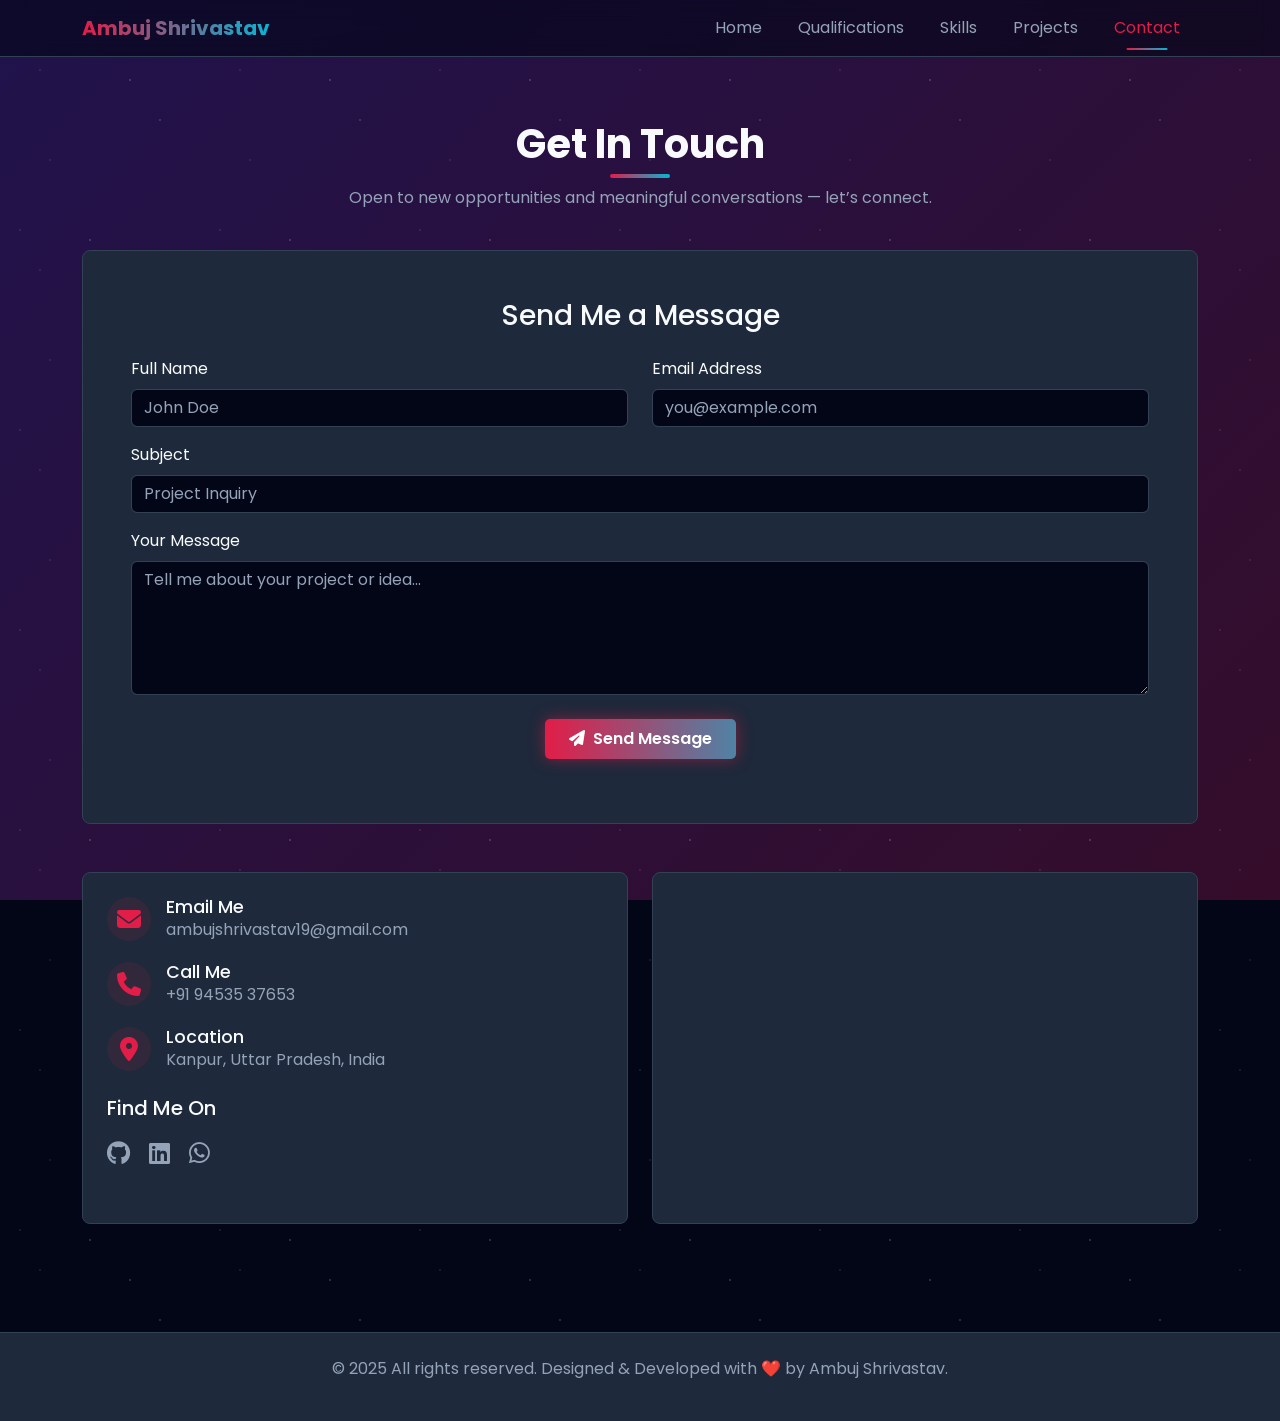
<file: contact.html>
<!DOCTYPE html>
<html lang="en">
<head>

    <meta charset="UTF-8">
    <meta name="viewport" content="width=device-width, initial-scale=1.0">

    <link rel="icon" type="image/png" href="assets/favicon.png">
    <link rel="icon" href="assets/favicon.png" sizes="32x32">
    <link rel="apple-touch-icon" href="assets/favicon.png">
    <meta name="theme-color" content="#0d6efd">
    <title>Ambuj Shrivastav | Contact</title>
    <!-- Primary SEO -->
    <meta name="description" content="Ambuj Shrivastav - Software Engineer, AI ML Developer, Fresher from ISB&M Pune. Skilled in Full Stack, Machine Learning, and scalable systems.">
    
    <meta name="keywords" content="ambuj, ambuj shrivastav, ambuj developer, ambuj engineer, ambuj tech, ambuj portfolio, ambuj github, ambuj ai, ambuj ml, ambuj fresher, ambuj pune, ambuj kanpur, ambuj software engineer, ambuj full stack, ambuj ai ml developer, ambuj projects, ambuj coding, ambuj tech portfolio, ambuj shrivastav developer, ambuj shrivastav engineer, ambuj shrivastav ai ml, ambuj shrivastav fresher, ambuj shrivastav pune, ambuj shrivastav kanpur, ambuj shrivastav github, ambuj shrivastav portfolio, ambuj shrivastav tech, ambuj shrivastav coder, ambuj shrivastav programmer, ambuj shrivastav software engineer, ambuj shrivastav full stack developer, ambuj shrivastav machine learning, ambuj shrivastav ai engineer, ambuj shrivastav data science, ambuj shrivastav projects, ambuj shrivastav resume, ambuj shrivastav website, tech ambuj, engineer ambuj, fresher ambuj, ai ml ambuj, ai developer ambuj, ml engineer ambuj, full stack ambuj, python ambuj, java ambuj, react ambuj, node ambuj, kanpur developer, pune developer, india developer, isbm ambuj, isb&m ambuj, isb&m coe ambuj, isb&m pune ambuj, isb&m nande ambuj, isb&m coe nande ambuj, isbm pune ambuj, isbm college ambuj, isbm engineer ambuj, isbm fresher ambuj, ai ml fresher india, software engineer fresher india, tech fresher india, ai ml engineer fresher, machine learning fresher india, full stack fresher india, ambuj portfolio website, ambuj personal website, ambuj online portfolio, ambuj developer india, ambuj coder india, ambuj engineer india, ambuj ai ml engineer india, ambuj fresher engineer india">
    
    <meta name="author" content="Ambuj Shrivastav">
    
    <!-- Open Graph -->
    <meta property="og:title" content="Ambuj Shrivastav | Software Engineer">
    <meta property="og:description" content="AI ML Developer | Full Stack Engineer | ISB&M Pune Fresher Portfolio">
    <meta property="og:image" content="https://amsh4.github.io/Portfolio/assets/profile-pic.jpg">
    <meta property="og:type" content="website">
    <meta property="og:url" content="https://amsh4.github.io/Portfolio/contact.html">
    
    
    <!-- Twitter -->
    <meta name="twitter:card" content="summary_large_image">
    
    <!-- Canonical -->
    <link rel="canonical" href="https://amsh4.github.io/Portfolio/contact.html">
   
    <!-- Robots -->
    <meta name="robots" content="index, follow">
    
    <link href="https://cdn.jsdelivr.net/npm/bootstrap@5.3.3/dist/css/bootstrap.min.css" rel="stylesheet">
    <link href="https://fonts.googleapis.com/css2?family=Poppins:wght@300;400;600;700&display=swap" rel="stylesheet">
    <link rel="stylesheet" href="https://cdnjs.cloudflare.com/ajax/libs/font-awesome/6.5.1/css/all.min.css">
    <link rel="stylesheet" href="assets/css/style.css">

     <script type="application/ld+json">
    {
      "@context": "https://schema.org",
      "@type": "Person",
      "name": "Ambuj Shrivastav",
      "url": "https://amsh4.github.io/Portfolio/",
      "image": "https://amsh4.github.io/Portfolio/assets/profile-pic.jpg",
      "sameAs": [
        "https://github.com/AmSh4",
        "https://www.linkedin.com/in/ambujshrivastav19"
      ],
      "jobTitle": "Software Engineer",
      "description": "Ambuj Shrivastav is a Software Engineer and AI ML Developer from ISB&M Pune specializing in Full Stack Development, Machine Learning, and scalable systems.",
      "address": {
        "@type": "PostalAddress",
        "addressLocality": "Kanpur",
        "addressRegion": "Uttar Pradesh",
        "addressCountry": "India"
      }
    }
    </script>
</head>
<body>
    <div id="preloader"><div class="loader"></div></div>
    <nav class="navbar navbar-expand-lg navbar-dark fixed-top">
        <div class="container">
            <a class="navbar-brand" href="index.html">Ambuj Shrivastav</a>
            <button class="navbar-toggler" type="button" data-bs-toggle="collapse" data-bs-target="#navbarNav">
                <span class="navbar-toggler-icon"></span>
            </button>
            <div class="collapse navbar-collapse" id="navbarNav">
                <ul class="navbar-nav ms-auto">
                    <li class="nav-item"><a class="nav-link" href="index.html">Home</a></li>
                    <li class="nav-item"><a class="nav-link" href="qualification.html">Qualifications</a></li>
                    <li class="nav-item"><a class="nav-link" href="skills.html">Skills</a></li>
                    <li class="nav-item"><a class="nav-link" href="projects.html">Projects</a></li>
                    <li class="nav-item"><a class="nav-link active" href="contact.html">Contact</a></li>
                </ul>
            </div>
        </div>
    </nav>

    <main class="container page-content">
    <div class="section-title">
        <h2>Get In Touch</h2>
        <p>Open to new opportunities and meaningful conversations — let’s connect.</p>
    </div>

    <!-- Send Message Form First -->
    <div class="row mb-5">
        <div class="col-12">
            <div class="card-glow p-4 p-md-5">
                <h3 class="text-center mb-4">Send Me a Message</h3>
                <form action="https://api.web3forms.com/submit" method="POST" id="contact-form">
                    <input type="hidden" name="access_key" value="13c692b9-0168-4570-b3a0-f3d67999f416">
                    <input type="checkbox" name="botcheck" class="d-none" style="display: none;">

                    <div class="row">
                        <div class="col-md-6 form-group mb-3">
                            <label for="name" class="form-label">Full Name</label>
                            <input type="text" name="name" id="name" class="form-control" placeholder="John Doe" required>
                        </div>
                        <div class="col-md-6 form-group mb-3">
                            <label for="email" class="form-label">Email Address</label>
                            <input type="email" class="form-control" id="email" name="email" placeholder="you@example.com" required>
                        </div>
                    </div>
                    <div class="form-group mb-3">
                        <label for="subject" class="form-label">Subject</label>
                        <input type="text" class="form-control" id="subject" name="subject" placeholder="Project Inquiry" required>
                    </div>
                    <div class="form-group mb-4">
                        <label for="message" class="form-label">Your Message</label>
                        <textarea class="form-control" id="message" name="message" rows="5" placeholder="Tell me about your project or idea..." required></textarea>
                    </div>
                    <div class="text-center">
                        <button type="submit" class="btn btn-primary-glow px-4 py-2">
                            <i class="fas fa-paper-plane me-2"></i>Send Message
                        </button>
                    </div>
                    <div id="form-result" class="mt-3 text-center"></div>
                </form>
            </div>
        </div>
    </div>

    <!-- Contact Info Left + Map Right -->
    <div class="row">
        <!-- Contact Info Left -->
        <div class="col-lg-6 mb-4 mb-lg-0">
            <div class="contact-info card-glow p-4 h-100">
                <div class="info-item">
                    <i class="fas fa-envelope"></i>
                    <div>
                        <h4>Email Me</h4>
                        <p><a href="mailto:ambujshrivastav19@gmail.com">ambujshrivastav19@gmail.com</a></p>
                    </div>
                </div>
                <div class="info-item">
                    <i class="fas fa-phone"></i>
                    <div>
                        <h4>Call Me</h4>
                        <p><a href="tel:+919453537653">+91 94535 37653</a></p>
                    </div>
                </div>
                <div class="info-item">
                    <i class="fas fa-map-marker-alt"></i>
                    <div>
                        <h4>Location</h4>
                        <p>Kanpur, Uttar Pradesh, India</p>
                    </div>
                </div>
                
                <h5 class="mt-4 mb-3">Find Me On</h5>

                <div class="social-links">
                    <a href="https://github.com/AmSh4" 
                        target="_blank" 
                        rel="noopener noreferrer" 
                        class="social-icon" 
                        aria-label="GitHub Profile"
                        title="GitHub">
                        <i class="fab fa-github"></i>
                   </a>

                   <a href="https://www.linkedin.com/in/ambujshrivastav19" 
                        target="_blank" 
                        rel="noopener noreferrer" 
                        class="social-icon" 
                        aria-label="LinkedIn Profile"
                        title="LinkedIn">
                        <i class="fab fa-linkedin"></i>
                   </a>

                   <a href="https://wa.me/919453537653?text=Hello%20Ambuj%2C%20I%20found%20your%20portfolio%20and%20would%20like%20to%20connect." 
                        target="_blank" 
                        rel="noopener noreferrer" 
                        class="social-icon" 
                        aria-label="WhatsApp Contact"
                        title="WhatsApp">
                       <i class="fab fa-whatsapp"></i>
                   </a>
               </div>

            </div>
        </div>

        <!-- Map Right (Smaller & Aligned) -->
        <div class="col-lg-6">
            <div class="card-glow h-100 d-flex align-items-center justify-content-center">
                <iframe 
                    src="https://www.google.com/maps/embed?pb=!1m18!1m12!1m3!1d228613.4352538183!2d80.1983355598686!3d26.448552192131257!2m3!1f0!2f0!3f0!3m2!1i1024!2i768!4f13.1!3m3!1m2!1s0x399c4770b127c455%3A0x51897d623be87c34!2sKanpur%2C%20Uttar%20Pradesh!5e0!3m2!1sen!2sin!4v1725374693755!5m2!1sen!2sin" 
                    width="100%" 
                    height="300" 
                    style="border:0; border-radius: 8px;" 
                    allowfullscreen="" 
                    loading="lazy" 
                    referrerpolicy="no-referrer-when-downgrade">
                </iframe>
            </div>
        </div>
    </div>
</main>

            
        </div>

    </main>

    <footer class="text-center py-4 mt-5">
        <p>© 2025 All rights reserved. Designed & Developed with ❤️ by Ambuj Shrivastav.</p>
    </footer>

    <script src="https://cdn.jsdelivr.net/npm/bootstrap@5.3.3/dist/js/bootstrap.bundle.min.js"></script>
    <script src="assets/js/script.js"></script>
</body>
</html>
</file>
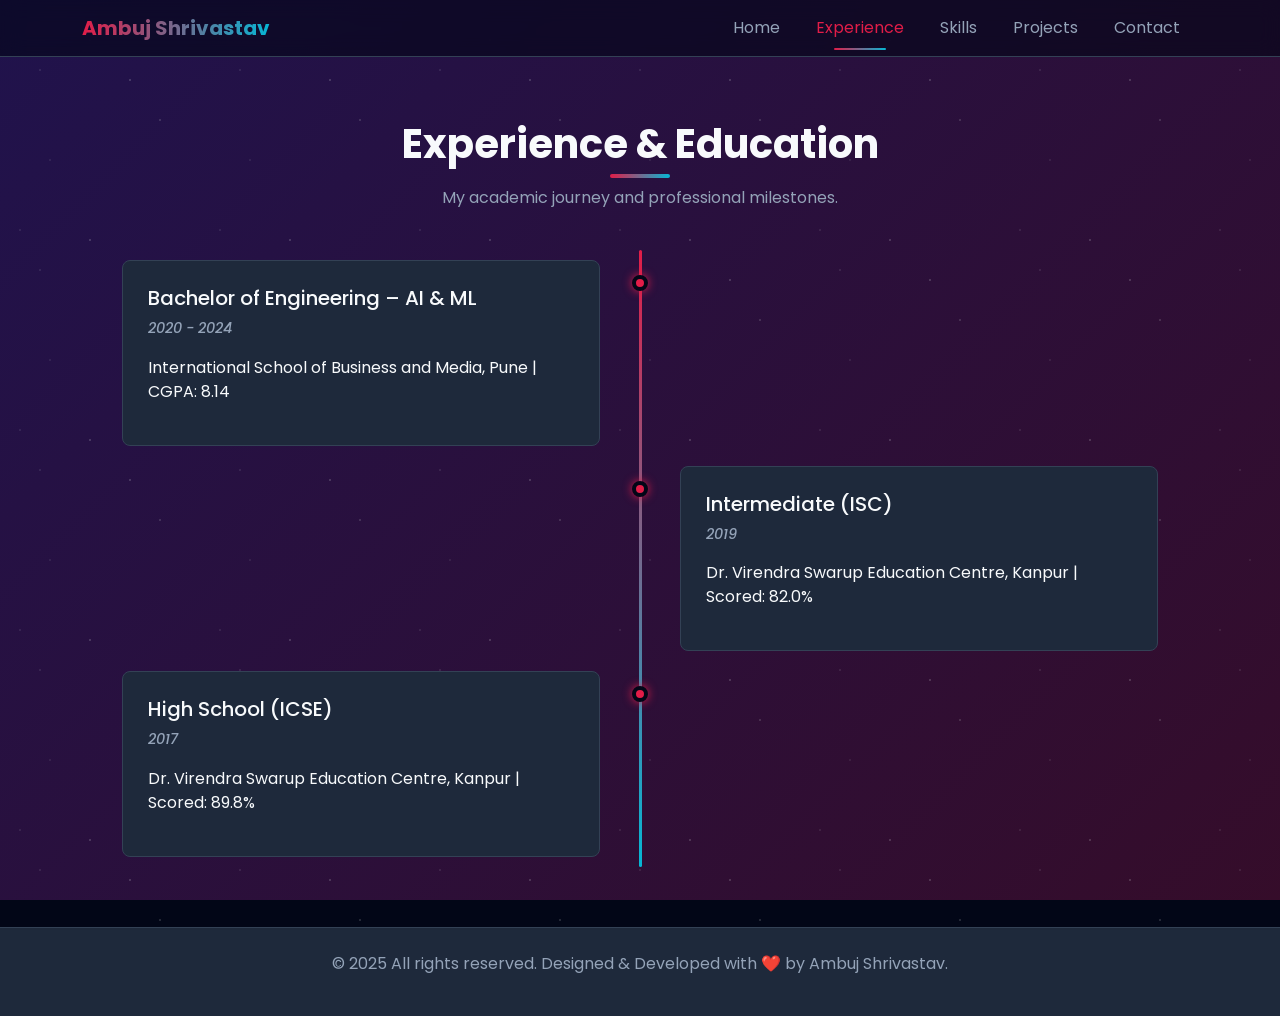
<file: experience.html>
<!DOCTYPE html>
<html lang="en">
<head>
    <meta charset="UTF-8">
    <meta name="viewport" content="width=device-width, initial-scale=1.0">
    <title>Ambuj Shrivastav | Experience</title>
    <link href="https://cdn.jsdelivr.net/npm/bootstrap@5.3.3/dist/css/bootstrap.min.css" rel="stylesheet">
    <link href="https://fonts.googleapis.com/css2?family=Poppins:wght@300;400;600;700&display=swap" rel="stylesheet">
    <link rel="stylesheet" href="assets/css/style.css">
</head>
<body>
    <div id="preloader"><div class="loader"></div></div>
    <nav class="navbar navbar-expand-lg navbar-dark fixed-top">
        <div class="container">
            <a class="navbar-brand" href="index.html">Ambuj Shrivastav</a>
            <button class="navbar-toggler" type="button" data-bs-toggle="collapse" data-bs-target="#navbarNav">
                <span class="navbar-toggler-icon"></span>
            </button>
            <div class="collapse navbar-collapse" id="navbarNav">
                <ul class="navbar-nav ms-auto">
                    <li class="nav-item"><a class="nav-link" href="index.html">Home</a></li>
                    <li class="nav-item"><a class="nav-link active" href="experience.html">Experience</a></li>
                    <li class="nav-item"><a class="nav-link" href="skills.html">Skills</a></li>
                    <li class="nav-item"><a class="nav-link" href="projects.html">Projects</a></li>
                    <li class="nav-item"><a class="nav-link" href="contact.html">Contact</a></li>
                </ul>
            </div>
        </div>
    </nav>

    <main class="container page-content">
        <div class="section-title">
            <h2>Experience & Education</h2>
            <p>My academic journey and professional milestones.</p>
        </div>

        <div class="timeline">
            <div class="timeline-item">
                <div class="timeline-dot"></div>
                <div class="timeline-content card-glow">
                    <h5>Bachelor of Engineering – AI & ML</h5>
                    <p class="timeline-date">2020 - 2024</p>
                    <p>International School of Business and Media, Pune | CGPA: 8.14</p>
                </div>
            </div>
             <div class="timeline-item">
                <div class="timeline-dot"></div>
                <div class="timeline-content card-glow">
                    <h5>Intermediate (ISC)</h5>
                     <p class="timeline-date">2019</p>
                    <p>Dr. Virendra Swarup Education Centre, Kanpur | Scored: 82.0%</p>
                </div>
            </div>
            <div class="timeline-item">
                <div class="timeline-dot"></div>
                <div class="timeline-content card-glow">
                    <h5>High School (ICSE)</h5>
                     <p class="timeline-date">2017</p>
                    <p>Dr. Virendra Swarup Education Centre, Kanpur | Scored: 89.8%</p>
                </div>
            </div>
            </div>
    </main>

    <footer class="text-center py-4">
        <p>© 2025 All rights reserved. Designed & Developed with ❤️ by Ambuj Shrivastav.</p>
    </footer>

    <script src="https://cdn.jsdelivr.net/npm/bootstrap@5.3.3/dist/js/bootstrap.bundle.min.js"></script>
    <script src="assets/js/script.js"></script>
</body>
</html>
</file>
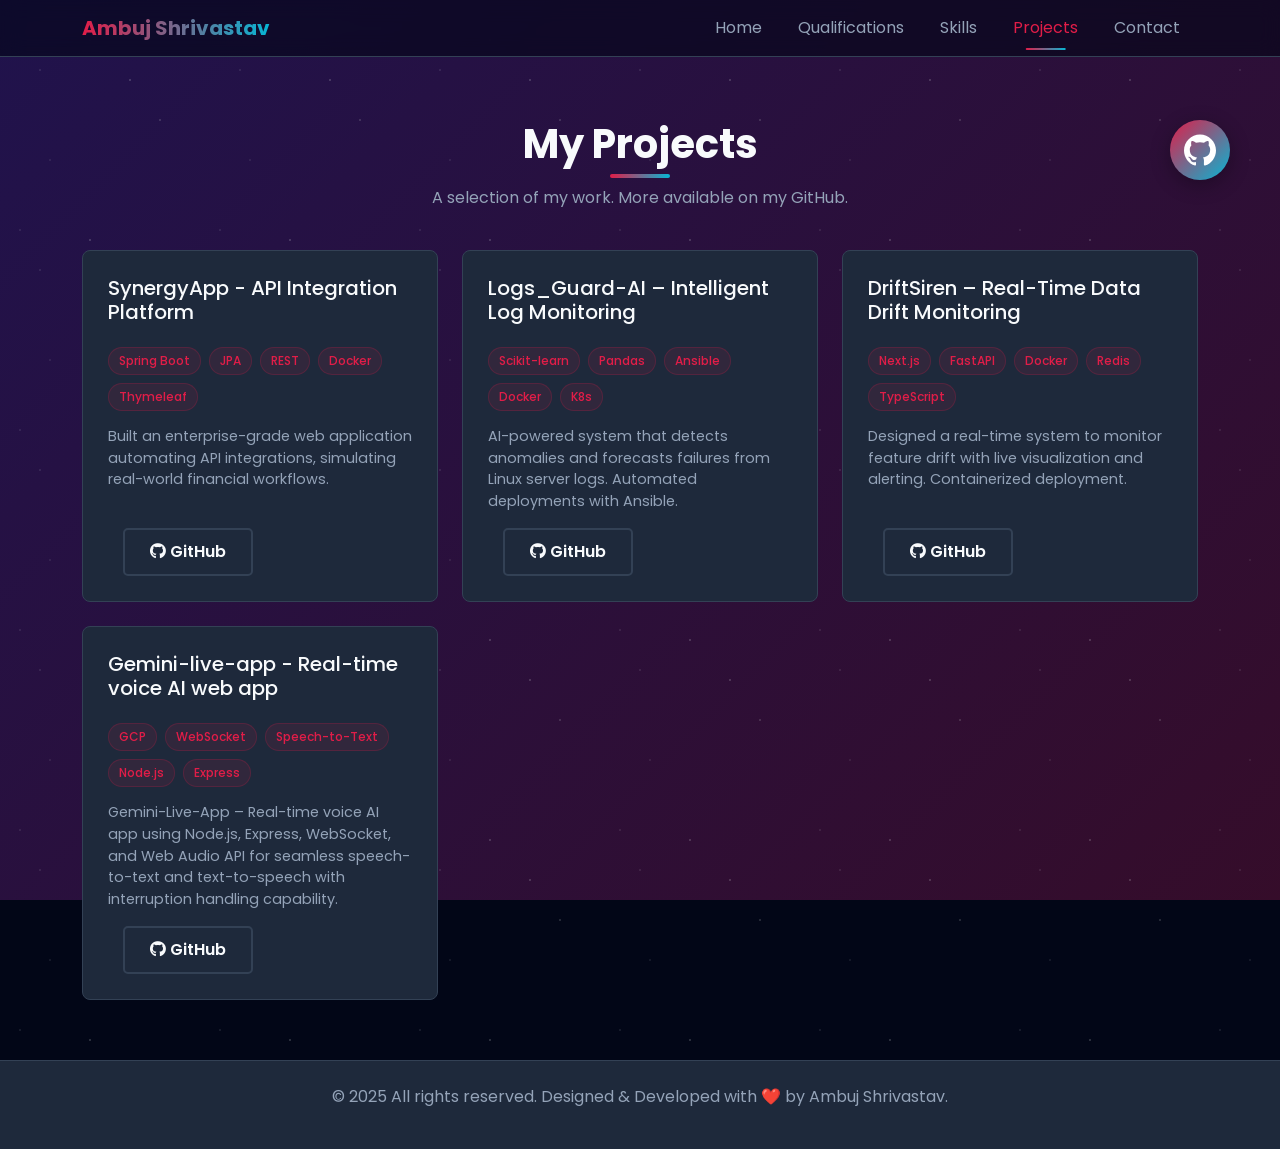
<file: projects.html>
<!DOCTYPE html>
<html lang="en">
<head>
    
    <meta charset="UTF-8">
    <meta name="viewport" content="width=device-width, initial-scale=1.0">
    <link rel="icon" type="image/png" href="assets/favicon.png">
    <link rel="icon" href="assets/favicon.png" sizes="32x32">
    <link rel="apple-touch-icon" href="assets/favicon.png">
    <meta name="theme-color" content="#0d6efd">
    <title>Ambuj Shrivastav Projects | Projects by Ambuj Shrivastav | AI ML Portfolio</title>
    <!-- Primary SEO -->
    <meta name="description" content="Ambuj Shrivastav - Explore projects by Ambuj Shrivastav including AI ML systems, full stack applications, and real-world scalable solutions built with modern technologies, Software Engineer, AI ML Developer, Fresher from ISB&M Pune. Skilled in Full Stack, Machine Learning, and scalable systems.">
    
    <meta name="keywords" content="ambuj, ambuj shrivastav, ambuj developer, ambuj engineer, ambuj tech, ambuj portfolio, ambuj github, ambuj ai, ambuj ml, ambuj fresher, ambuj pune, ambuj kanpur, ambuj software engineer, ambuj full stack, ambuj ai ml developer, ambuj projects, ambuj coding, ambuj tech portfolio, ambuj shrivastav developer, ambuj shrivastav engineer, ambuj shrivastav ai ml, ambuj shrivastav fresher, ambuj shrivastav pune, ambuj shrivastav kanpur, ambuj shrivastav github, ambuj shrivastav portfolio, ambuj shrivastav tech, ambuj shrivastav coder, ambuj shrivastav programmer, ambuj shrivastav software engineer, ambuj shrivastav full stack developer, ambuj shrivastav machine learning, ambuj shrivastav ai engineer, ambuj shrivastav data science, ambuj shrivastav projects, ambuj shrivastav resume, ambuj shrivastav website, tech ambuj, engineer ambuj, fresher ambuj, ai ml ambuj, ai developer ambuj, ml engineer ambuj, full stack ambuj, python ambuj, java ambuj, react ambuj, node ambuj, kanpur developer, pune developer, india developer, isbm ambuj, isb&m ambuj, isb&m coe ambuj, isb&m pune ambuj, isb&m nande ambuj, isb&m coe nande ambuj, isbm pune ambuj, isbm college ambuj, isbm engineer ambuj, isbm fresher ambuj, ai ml fresher india, software engineer fresher india, tech fresher india, ai ml engineer fresher, machine learning fresher india, full stack fresher india, ambuj portfolio website, ambuj personal website, ambuj online portfolio, ambuj developer india, ambuj coder india, ambuj engineer india, ambuj ai ml engineer india, ambuj fresher engineer india">
    
    <meta name="author" content="Ambuj Shrivastav">
    
    <!-- Open Graph -->
    <meta property="og:title" content="Ambuj Shrivastav | Software Engineer">
    <meta property="og:description" content="AI ML Developer | Full Stack Engineer | ISB&M Pune Fresher Portfolio">
    <meta property="og:image" content="https://amsh4.github.io/Portfolio/assets/profile-pic.jpg">
    <meta property="og:type" content="website">
    <meta property="og:url" content="https://amsh4.github.io/Portfolio/projects.html">
    
    
    <!-- Twitter -->
    <meta name="twitter:card" content="summary_large_image">
    
    <!-- Canonical -->
    <link rel="canonical" href="https://amsh4.github.io/Portfolio/projects.html">
   
    <!-- Robots -->
    <meta name="robots" content="index, follow">
    

    <link href="https://cdn.jsdelivr.net/npm/bootstrap@5.3.3/dist/css/bootstrap.min.css" rel="stylesheet">
    <link href="https://fonts.googleapis.com/css2?family=Poppins:wght@300;400;600;700&display=swap" rel="stylesheet">
    <link rel="stylesheet" href="https://cdnjs.cloudflare.com/ajax/libs/font-awesome/6.5.1/css/all.min.css">
    <link rel="stylesheet" href="assets/css/style.css">



    <script type="application/ld+json">
    {
      "@context": "https://schema.org",
      "@type": "Person",
      "name": "Ambuj Shrivastav",
      "url": "https://amsh4.github.io/Portfolio/",
      "image": "https://amsh4.github.io/Portfolio/assets/profile-pic.jpg",
      "sameAs": [
        "https://github.com/AmSh4",
        "https://www.linkedin.com/in/ambuj-shrivastav-1969b020a"
      ],
      "jobTitle": "Software Engineer",
      "description": "Ambuj Shrivastav is a Software Engineer and AI ML Developer from ISB&M Pune specializing in Full Stack Development, Machine Learning, and scalable systems.",
      "address": {
        "@type": "PostalAddress",
        "addressLocality": "Kanpur",
        "addressRegion": "Uttar Pradesh",
        "addressCountry": "India"
      }
    }
    </script>
</head>
<body>
    <div id="preloader"><div class="loader"></div></div>
    <nav class="navbar navbar-expand-lg navbar-dark fixed-top">
        <div class="container">
            <a class="navbar-brand" href="index.html">Ambuj Shrivastav</a>
            <button class="navbar-toggler" type="button" data-bs-toggle="collapse" data-bs-target="#navbarNav">
                <span class="navbar-toggler-icon"></span>
            </button>
            <div class="collapse navbar-collapse" id="navbarNav">
                <ul class="navbar-nav ms-auto">
                    <li class="nav-item"><a class="nav-link" href="index.html">Home</a></li>
                    <li class="nav-item"><a class="nav-link" href="qualification.html">Qualifications</a></li>
                    <li class="nav-item"><a class="nav-link" href="skills.html">Skills</a></li>
                    <li class="nav-item"><a class="nav-link active" href="projects.html">Projects</a></li>
                    <li class="nav-item"><a class="nav-link" href="contact.html">Contact</a></li>
                </ul>
            </div>
        </div>
    </nav>

    <main class="container page-content">
        <div class="section-title">
            <h2>My Projects</h2>
            <p>A selection of my work. More available on my GitHub.</p>
        </div>
        
        <div class="row g-4">
            <div class="col-lg-4 col-md-6 d-flex align-items-stretch">
                <div class="project-card card-glow">
                    <h5>SynergyApp - API Integration Platform</h5>
                    <div class="project-tech-tags">
                        <span>Spring Boot</span>
                        <span>JPA</span>
                        <span>REST</span>
                        <span>Docker</span>
                        <span>Thymeleaf</span>
                    </div>
                    <p>Built an enterprise-grade web application automating API integrations, simulating real-world financial workflows.</p>
                    <div class="project-links">
                        <a href="https://github.com/AmSh4/SynergyApp" target="_blank" class="btn btn-secondary-outline"><i class="fab fa-github"></i> GitHub</a>
                    </div>
                </div>
            </div>
            
            <div class="col-lg-4 col-md-6 d-flex align-items-stretch">
                <div class="project-card card-glow">
                    <h5>Logs_Guard-AI – Intelligent Log Monitoring</h5>
                    <div class="project-tech-tags">
                        <span>Scikit-learn</span>
                        <span>Pandas</span>
                        <span>Ansible</span>
                        <span>Docker</span>
                        <span>K8s</span>
                    </div>
                    <p>AI-powered system that detects anomalies and forecasts failures from Linux server logs. Automated deployments with Ansible.</p>
                    <div class="project-links">
                        <a href="https://github.com/AmSh4/Logs_Guard-AI" target="_blank" class="btn btn-secondary-outline"><i class="fab fa-github"></i> GitHub</a>
                    </div>
                </div>
            </div>
            
            <div class="col-lg-4 col-md-6 d-flex align-items-stretch">
                <div class="project-card card-glow">
                    <h5>DriftSiren – Real-Time Data Drift Monitoring</h5>
                    <div class="project-tech-tags">
                        <span>Next.js</span>
                        <span>FastAPI</span>
                        <span>Docker</span>
                        <span>Redis</span>
                        <span>TypeScript</span>
                    </div>
                    <p>Designed a real-time system to monitor feature drift with live visualization and alerting. Containerized deployment.</p>
                    <div class="project-links">
                        <a href="https://github.com/AmSh4/DriftSiren" target="_blank" class="btn btn-secondary-outline"><i class="fab fa-github"></i> GitHub</a>
                    </div>
                </div>
            </div>

            <div class="col-lg-4 col-md-6 d-flex align-items-stretch">
                <div class="project-card card-glow">
                    <h5>Gemini-live-app - Real-time voice AI web app</h5>
                    <div class="project-tech-tags">
                        <span>GCP</span>
                        <span>WebSocket</span>
                        <span>Speech-to-Text</span>
                        <span>Node.js</span>
                        <span>Express</span>
                    </div>
                    <p>Gemini-Live-App – Real-time voice AI app using Node.js, Express, WebSocket, and Web Audio API for seamless speech-to-text and text-to-speech with interruption handling capability.</p>
                    <div class="project-links">
                        <a href="https://github.com/AmSh4/gemini-live-app" target="_blank" class="btn btn-secondary-outline"><i class="fab fa-github"></i> GitHub</a>
                    </div>
                </div>
            </div>

            
    </main>
    <!-- Floating GitHub Button -->
    <a href="https://github.com/AmSh4" target="_blank" id="floating-github-btn" aria-label="View my GitHub profile">
        <svg role="img" viewBox="0 0 24 24" xmlns="http://www.w3.org/2000/svg"><title>GitHub</title><path d="M12 .297c-6.63 0-12 5.373-12 12 0 5.303 3.438 9.8 8.205 11.385.6.113.82-.258.82-.577 0-.285-.01-1.04-.015-2.04-3.338.724-4.042-1.61-4.042-1.61C4.422 18.07 3.633 17.7 3.633 17.7c-1.087-.744.084-.729.084-.729 1.205.084 1.838 1.236 1.838 1.236 1.07 1.835 2.809 1.305 3.495.998.108-.776.417-1.305.76-1.605-2.665-.3-5.466-1.332-5.466-5.93 0-1.31.465-2.38 1.235-3.22-.135-.303-.54-1.523.105-3.176 0 0 1.005-.322 3.3 1.23.96-.267 1.98-.399 3-.405 1.02.006 2.04.138 3 .405 2.28-1.552 3.285-1.23 3.285-1.23.645 1.653.24 2.873.12 3.176.765.84 1.23 1.91 1.23 3.22 0 4.61-2.805 5.625-5.475 5.92.42.36.81 1.096.81 2.22 0 1.606-.015 2.896-.015 3.286 0 .315.21.69.825.57C20.565 22.092 24 17.592 24 12.297c0-6.627-5.373-12-12-12"/></svg>
        <span class="tooltip-text">Click me! <span class="waving-hand">👋</span></span>
    </a>
    <footer class="text-center py-4">
        <p>© 2025 All rights reserved. Designed & Developed with ❤️ by Ambuj Shrivastav.</p>
    </footer>

    <script src="https://cdn.jsdelivr.net/npm/bootstrap@5.3.3/dist/js/bootstrap.bundle.min.js"></script>
    <script src="assets/js/script.js"></script>
</body>
</html>
</file>
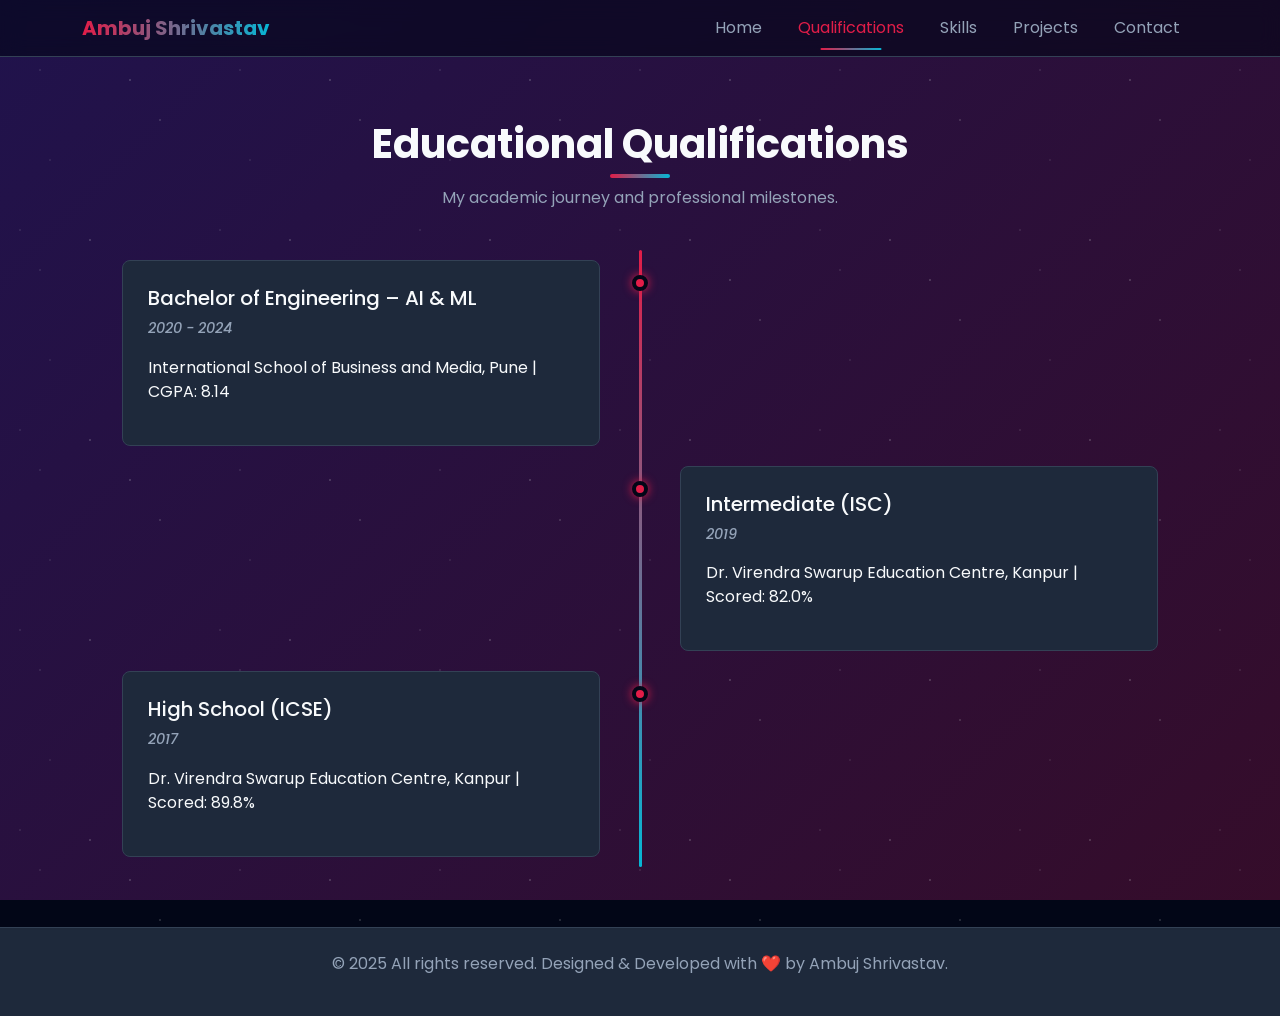
<file: qualification.html>
<!DOCTYPE html>
<html lang="en">
<head>
    <meta charset="UTF-8">
    <meta name="viewport" content="width=device-width, initial-scale=1.0">
    <link rel="icon" type="image/png" href="assets/favicon.png">
    <link rel="icon" href="assets/favicon.png" sizes="32x32">
    <link rel="apple-touch-icon" href="assets/favicon.png">
    <meta name="theme-color" content="#0d6efd">
    <title>Ambuj Shrivastav Qualifications | Education ISB&M Pune AI ML Engineer</title>

    <!-- Primary SEO -->
    <meta name="description" content="Educational qualifications of Ambuj Shrivastav, AI ML Engineer from ISB&M Pune including academic achievements and background.">
    <meta name="keywords" content="ambuj, ambuj shrivastav, ambuj developer, ambuj engineer, ambuj tech, ambuj portfolio, ambuj github, ambuj ai, ambuj ml, ambuj fresher, ambuj pune, ambuj kanpur, ambuj software engineer, ambuj full stack, ambuj ai ml developer, ambuj projects, ambuj coding, ambuj tech portfolio, ambuj shrivastav developer, ambuj shrivastav engineer, ambuj shrivastav ai ml, ambuj shrivastav fresher, ambuj shrivastav pune, ambuj shrivastav kanpur, ambuj shrivastav github, ambuj shrivastav portfolio, ambuj shrivastav tech, ambuj shrivastav coder, ambuj shrivastav programmer, ambuj shrivastav software engineer, ambuj shrivastav full stack developer, ambuj shrivastav machine learning, ambuj shrivastav ai engineer, ambuj shrivastav data science, ambuj shrivastav projects, ambuj shrivastav resume, ambuj shrivastav website, tech ambuj, engineer ambuj, fresher ambuj, ai ml ambuj, ai developer ambuj, ml engineer ambuj, full stack ambuj, python ambuj, java ambuj, react ambuj, node ambuj, kanpur developer, pune developer, india developer, isbm ambuj, isb&m ambuj, isb&m coe ambuj, isb&m pune ambuj, isb&m nande ambuj, isb&m coe nande ambuj, isbm pune ambuj, isbm college ambuj, isbm engineer ambuj, isbm fresher ambuj, ai ml fresher india, software engineer fresher india, tech fresher india, ai ml engineer fresher, machine learning fresher india, full stack fresher india, ambuj portfolio website, ambuj personal website, ambuj online portfolio, ambuj developer india, ambuj coder india, ambuj engineer india, ambuj ai ml engineer india, ambuj fresher engineer india">
    
    <meta name="author" content="Ambuj Shrivastav">
    
    <!-- Open Graph -->
    <meta property="og:title" content="Ambuj Shrivastav | Software Engineer">
    <meta property="og:description" content="AI ML Developer | Full Stack Engineer | ISB&M Pune Fresher Portfolio">
    <meta property="og:image" content="https://amsh4.github.io/Portfolio/assets/profile-pic.jpg">
    <meta property="og:type" content="website">
    <meta property="og:url" content="https://amsh4.github.io/Portfolio/qualification.html">
    
    
    <!-- Twitter -->
    <meta name="twitter:card" content="summary_large_image">
    
    <!-- Canonical -->
    <link rel="canonical" href="https://amsh4.github.io/Portfolio/qualification.html">
   
    <!-- Robots -->
    <meta name="robots" content="index, follow">
    

    
    
    <link href="https://cdn.jsdelivr.net/npm/bootstrap@5.3.3/dist/css/bootstrap.min.css" rel="stylesheet">
    <link href="https://fonts.googleapis.com/css2?family=Poppins:wght@300;400;600;700&display=swap" rel="stylesheet">
    <link rel="stylesheet" href="assets/css/style.css">

    <script type="application/ld+json">
    {
      "@context": "https://schema.org",
      "@type": "Person",
      "name": "Ambuj Shrivastav",
      "url": "https://amsh4.github.io/Portfolio/",
      "image": "https://amsh4.github.io/Portfolio/assets/profile-pic.jpg",
      "sameAs": [
        "https://github.com/AmSh4",
        "https://www.linkedin.com/in/ambuj-shrivastav-1969b020a"
      ],
      "jobTitle": "Software Engineer",
      "description": "Ambuj Shrivastav is a Software Engineer and AI ML Developer from ISB&M Pune specializing in Full Stack Development, Machine Learning, and scalable systems.",
      "address": {
        "@type": "PostalAddress",
        "addressLocality": "Kanpur",
        "addressRegion": "Uttar Pradesh",
        "addressCountry": "India"
      }
    }
    </script>
</head>
<body>
    <div id="preloader"><div class="loader"></div></div>
    <nav class="navbar navbar-expand-lg navbar-dark fixed-top">
        <div class="container">
            <a class="navbar-brand" href="index.html">Ambuj Shrivastav</a>
            <button class="navbar-toggler" type="button" data-bs-toggle="collapse" data-bs-target="#navbarNav">
                <span class="navbar-toggler-icon"></span>
            </button>
            <div class="collapse navbar-collapse" id="navbarNav">
                <ul class="navbar-nav ms-auto">
                    <li class="nav-item"><a class="nav-link" href="index.html">Home</a></li>
                    <li class="nav-item"><a class="nav-link active" href="qualification.html">Qualifications</a></li>
                    <li class="nav-item"><a class="nav-link" href="skills.html">Skills</a></li>
                    <li class="nav-item"><a class="nav-link" href="projects.html">Projects</a></li>
                    <li class="nav-item"><a class="nav-link" href="contact.html">Contact</a></li>
                </ul>
            </div>
        </div>
    </nav>

    <main class="container page-content">
        <div class="section-title">
            <h2>Educational Qualifications</h2>
            <p>My academic journey and professional milestones.</p>
        </div>

        <div class="timeline">
            <div class="timeline-item">
                <div class="timeline-dot"></div>
                <div class="timeline-content card-glow">
                    <h5>Bachelor of Engineering – AI & ML</h5>
                    <p class="timeline-date">2020 - 2024</p>
                    <p>International School of Business and Media, Pune | CGPA: 8.14</p>
                </div>
            </div>
             <div class="timeline-item">
                <div class="timeline-dot"></div>
                <div class="timeline-content card-glow">
                    <h5>Intermediate (ISC)</h5>
                     <p class="timeline-date">2019</p>
                    <p>Dr. Virendra Swarup Education Centre, Kanpur | Scored: 82.0%</p>
                </div>
            </div>
            <div class="timeline-item">
                <div class="timeline-dot"></div>
                <div class="timeline-content card-glow">
                    <h5>High School (ICSE)</h5>
                     <p class="timeline-date">2017</p>
                    <p>Dr. Virendra Swarup Education Centre, Kanpur | Scored: 89.8%</p>
                </div>
            </div>
            </div>
    </main>

    <footer class="text-center py-4">
        <p>© 2025 All rights reserved. Designed & Developed with ❤️ by Ambuj Shrivastav.</p>
    </footer>

    <script src="https://cdn.jsdelivr.net/npm/bootstrap@5.3.3/dist/js/bootstrap.bundle.min.js"></script>
    <script src="assets/js/script.js"></script>
</body>
</html>
</file>
<file: assets/css/style.css>
/* ===================================================
   Gemini Aurora Theme v2 by Gemini
   ===================================================
   Table of Contents
   1. Global Styles & Variables
   2. Custom Cursor & Animated Background
   3. Preloader & Entrance Animation
   4. Navigation Bar (Glassmorphism)
   5. Hero Section with Cursor Spotlight
   6. General Page & Section Styles
   7. Buttons
   8. Cards (Project, Skill, Stat) with Aurora Hover
   9. Experience Timeline (Animated)
   10. Contact Form & Info
   11. Footer
   12. Animations & Enhancements
====================================================== */

/* 1. Global Styles & Variables */
:root {
    --primary-color: #e11d48;   /* Vibrant Rose */
    --secondary-color: #06b6d4; /* Electric Cyan */
    --accent-color: #7c3aed;    /* Deep Violet */
    --aurora-pink: #ec4899;      /* Fuchsia/Pink */
    --aurora-blue: #38bdf8;      /* Sky Blue */
    --dark-bg: #020617;         /* Midnight Slate (near black) */
    --light-bg: #1e293b;        /* Lighter Slate for cards */
    --text-color: #f8fafc;      /* Clean Off-White (Slate 50) */
    --text-light: #94a3b8;      /* Soft Gray for secondary text (Slate 400) */
    --glow-shadow: 0 0 15px rgba(225, 29, 72, 0.5);
    --glow-shadow-hover: 0 0 25px rgba(225, 29, 72, 0.8);
    --border-color: #334155;    /* Subtle dark gray border (Slate 700) */
}

/* 2. Custom Cursor & Animated Background */
html {
    cursor: url('data:image/svg+xml;utf8,<svg xmlns="http://www.w3.org/2000/svg" width="24" height="24" viewBox="0 0 24 24"><circle cx="12" cy="12" r="10" stroke="white" stroke-width="1.5" fill="none" opacity="0.8"/><circle cx="12" cy="12" r="2" fill="white" opacity="0.8"/></svg>'), auto;
}
a, button, .btn, .nav-link {
     cursor: url('data:image/svg+xml;utf8,<svg xmlns="http://www.w3.org/2000/svg" width="24" height="24" viewBox="0 0 24 24"><circle cx="12" cy="12" r="10" stroke="%23e11d48" stroke-width="2" fill="rgba(255,255,255,0.5)"/><circle cx="12" cy="12" r="2" fill="%23e11d48"/></svg>'), pointer;
}

body {
    font-family: 'Poppins', sans-serif;
    background-color: var(--dark-bg);
    color: var(--text-color);
    overflow-x: hidden;
    position: relative;
}

body::before {
    content: '';
    position: fixed;
    top: 0;
    left: 0;
    width: 100%;
    height: 100%;
    background: linear-gradient(135deg, var(--accent-color), var(--primary-color), var(--aurora-pink), var(--secondary-color), var(--aurora-blue), var(--accent-color));
    background-size: 600% 600%;
    opacity: 0.25; /* Slightly more vibrant */
    animation: flowing-gradient 45s ease-in-out infinite; /* Slower and smoother */
    z-index: -2;
}

/* Starfield Animation */
@keyframes move-stars {
    from { transform: translateY(0px); }
    to   { transform: translateY(-2000px); }
}

body::after {
    content: "";
    position: fixed;
    top: 0;
    left: 0;
    width: 100%;
    height: 200%; /* Taller to allow for animation */
    background-image: 
        radial-gradient(1px 1px at 20px 30px, #eee, transparent),
        radial-gradient(1px 1px at 40px 70px, #fff, transparent),
        radial-gradient(1px 1px at 50px 160px, #ddd, transparent),
        radial-gradient(1.5px 1.5px at 90px 40px, #fff, transparent),
        radial-gradient(1.5px 1.5px at 130px 80px, #fff, transparent),
        radial-gradient(1.5px 1.5px at 160px 120px, #ddd, transparent);
    background-repeat: repeat;
    background-size: 200px 200px;
    opacity: 0.3;
    animation: move-stars 100s linear infinite;
    z-index: -1;
}

/* 3. Preloader & Entrance Animation */
#preloader {
    position: fixed;
    top: 0;
    left: 0;
    right: 0;
    bottom: 0;
    z-index: 9999;
    background: var(--dark-bg);
    display: flex;
    justify-content: center;
    align-items: center;
    transition: opacity 0.5s ease;
}

.loader {
    border: 5px solid var(--light-bg);
    border-image: linear-gradient(45deg, var(--primary-color), var(--secondary-color)) 1;
    border-top-color: transparent;
    border-radius: 50%;
    width: 50px;
    height: 50px;
    animation: spin 1s linear infinite;
}

/* 4. Navigation Bar (Glassmorphism) */
.navbar {
    background: rgba(2, 6, 23, 0.6);
    backdrop-filter: blur(10px);
    -webkit-backdrop-filter: blur(10px);
    border-bottom: 1px solid var(--border-color);
    transition: background-color 0.3s;
    animation: page-entrance 0.8s ease-out forwards;
}

.navbar-brand {
    font-weight: 700;
    background: linear-gradient(90deg, var(--primary-color), var(--secondary-color));
    -webkit-background-clip: text;
    -webkit-text-fill-color: transparent;
    background-clip: text;
    color: transparent;
}

.nav-link {
    color: var(--text-light) !important;
    margin: 0 10px;
    transition: color 0.3s;
    position: relative;
}

.nav-link:hover, .nav-link.active {
    color: var(--primary-color) !important;
}

.nav-link::after {
    content: '';
    position: absolute;
    width: 0;
    height: 2px;
    bottom: -2px;
    left: 50%;
    background: linear-gradient(90deg, var(--primary-color), var(--secondary-color));
    transition: all 0.3s ease-out;
    transform: translateX(-50%);
    border-radius: 1px;
}

.nav-link:hover::after, .nav-link.active::after {
    width: 50%;
}

/* 5. Hero Section with Cursor Spotlight */
#hero {
    min-height: 100vh;
    background: transparent;
    position: relative;
    padding: 0 20px;
    overflow: hidden; /* Contain the spotlight */
    animation: page-entrance 0.8s 0.2s ease-out forwards;
    opacity: 0; /* Initially hidden for entrance animation */
}



#hero .container {
    position: relative; /* Ensure content is above the spotlight */
    z-index: 1;
}

#hero h1 {
    font-size: 3.5rem;
    font-weight: 700;
    color: var(--text-color);
}

#hero h2 {
    font-size: 2rem;
    color: var(--text-light);
    margin-bottom: 2rem;
}

#hero #typed {
    background: linear-gradient(90deg, var(--primary-color), var(--secondary-color));
    -webkit-background-clip: text;
    -webkit-text-fill-color: transparent;
    background-clip: text;
    color: transparent;
    border-bottom: 3px solid var(--primary-color);
}

.profile-pic {
    border-radius: 50%;
    border: 5px solid var(--light-bg);
    box-shadow: 0 0 40px rgba(225, 29, 72, 0.25);
    max-width: 350px;
}

/* 6. General Page & Section Styles */
.page-content {
    padding-top: 120px;
    padding-bottom: 60px;
    opacity: 0; /* Initially hidden */
    animation: page-entrance 0.8s 0.2s ease-out forwards;
}

.section-title {
    text-align: center;
    margin-bottom: 40px;
}

.section-title h2 {
    font-size: 2.5rem;
    font-weight: 700;
    position: relative;
    display: inline-block;
    padding-bottom: 10px;
    color: var(--text-color);
}

.section-title h2::after {
    content: '';
    position: absolute;
    display: block;
    width: 60px;
    height: 4px;
    background: linear-gradient(90deg, var(--primary-color), var(--secondary-color));
    bottom: 0;
    left: 50%;
    transform: translateX(-50%);
    border-radius: 2px;
}
.section-title p {
    color: var(--text-light);
}

/* 7. Buttons */
.btn-primary-glow {
    background: linear-gradient(90deg, var(--primary-color), var(--secondary-color));
    color: #fff;
    border: none;
    padding: 12px 25px;
    border-radius: 5px;
    font-weight: 600;
    box-shadow: var(--glow-shadow);
    transition: all 0.3s ease;
    background-size: 150% 150%;
}
.btn-primary-glow:hover {
    transform: translateY(-3px);
    box-shadow: var(--glow-shadow-hover);
    background-position: right center;
}
.btn-secondary-outline {
    border: 2px solid var(--border-color);
    color: var(--text-color);
    background-color: transparent;
    padding: 10px 25px;
    border-radius: 5px;
    font-weight: 600;
    margin-left: 15px;
    transition: all 0.3s ease;
    position: relative;
    z-index: 1;
    overflow: hidden;
}
.btn-secondary-outline::before {
    content: '';
    position: absolute;
    top: 0;
    left: 0;
    right: 0;
    bottom: 0;
    background: linear-gradient(90deg, var(--primary-color), var(--secondary-color));
    z-index: -1;
    transform: scaleX(0);
    transform-origin: left;
    transition: transform 0.3s ease-in-out;
    border-radius: 3px;
}
.btn-secondary-outline:hover {
    color: #fff;
    border-color: transparent;
}
.btn-secondary-outline:hover::before {
    transform: scaleX(1);
}

/* 8. Cards (Project, Skill, Stat) with Aurora Hover */
.card-glow {
    background: var(--light-bg);
    border: 1px solid var(--border-color);
    border-radius: 8px;
    transition: transform 0.4s ease, box-shadow 0.4s ease, border-color 0.4s ease;
    padding: 25px;
    position: relative;
    overflow: hidden;
    z-index: 1; /* Ensure card content is above the glow */
}

.card-glow::before {
    content: '';
    position: absolute;
    top: 50%;
    left: 50%;
    transform: translate(-50%, -50%);
    width: 150%;
    padding-top: 150%;
    background: radial-gradient(circle, rgba(225, 29, 72, 0.4) 0%, rgba(6, 182, 212, 0) 70%);
    border-radius: 50%;
    opacity: 0;
    transition: opacity 0.5s ease, transform 0.5s ease;
    z-index: -1;
}

.card-glow:hover {
    transform: translateY(-8px) scale(1.02);
    border-color: var(--primary-color);
    box-shadow: 0 15px 40px rgba(0, 0, 0, 0.4);
}

.card-glow:hover::before {
    opacity: 1;
    transform: translate(-50%, -50%) scale(1.2);
}

.stat-card { text-align: center; }
.stat-card h3 { font-size: 2.5rem; color: var(--primary-color); }
.stat-card p { color: var(--text-light); }

.skill-card {
    background: var(--light-bg);
    padding: 20px;
    text-align: center;
    border-radius: 8px;
    border: 1px solid var(--border-color);
    transition: transform 0.3s, background 0.3s, border-color 0.3s;
}
.skill-card:hover {
    transform: scale(1.08);
    background: #334155;
    border-color: var(--primary-color);
}
.skill-card i {
    font-size: 3rem;
    color: var(--text-color);
    transition: color 0.3s, text-shadow 0.3s;
}
.skill-card:hover i {
    color: var(--primary-color);
    text-shadow: 0 0 10px var(--primary-color);
}
.skill-card p { margin-top: 10px; font-size: 0.9rem; color: var(--text-light); }
.skills-subtitle { margin-top: 40px; margin-bottom: 20px; border-bottom: 2px solid var(--border-color); padding-bottom: 10px; }

.project-card {
    display: flex;
    flex-direction: column;
    height: 100%;
}
.project-card h5 { color: var(--text-color); }
.project-card p { color: var(--text-light); font-size: 0.9rem; flex-grow: 1; }
.project-card .project-links { margin-top: auto; }
.project-tech-tags {
    margin: 15px 0;
    display: flex;
    flex-wrap: wrap;
    gap: 8px;
}
.project-tech-tags span {
    background-color: rgba(225, 29, 72, 0.1);
    color: var(--primary-color);
    padding: 4px 10px;
    border-radius: 15px;
    font-size: 0.75rem;
    font-weight: 500;
    border: 1px solid rgba(225, 29, 72, 0.2);
}

/* 9. Experience Timeline (Animated) */
.timeline {
    position: relative;
    max-width: 1200px;
    margin: 0 auto;
}
.timeline::after {
    content: '';
    position: absolute;
    width: 3px;
    background: linear-gradient( to bottom, var(--primary-color), var(--secondary-color), var(--primary-color) );
    background-size: 100% 200%;
    animation: flow-down 4s linear infinite;
    top: 0;
    bottom: 0;
    left: 50%;
    margin-left: -1.5px;
    border-radius: 3px;
}
.timeline-item { padding: 10px 40px; position: relative; width: 50%; }
.timeline-item:nth-child(odd) { left: 0; }
.timeline-item:nth-child(even) { left: 50%; }
.timeline-dot {
    position: absolute;
    width: 16px;
    height: 16px;
    right: -8px;
    background-color: var(--primary-color);
    border: 4px solid var(--dark-bg);
    top: 25px;
    border-radius: 50%;
    z-index: 1;
    box-shadow: 0 0 10px var(--primary-color);
}
.timeline-item:nth-child(even) .timeline-dot { left: -8px; }
.timeline-date { font-size: 0.9rem; color: var(--text-light); font-style: italic; font-weight: 500; }
@media (max-width: 768px) {
    .timeline::after { left: 20px; }
    .timeline-item { width: 100%; padding-left: 50px; padding-right: 15px; }
    .timeline-item:nth-child(even) { left: 0%; }
    .timeline-dot { left: 12px; }
}

/* 10. Contact Form & Info */
.contact-info .info-item { display: flex; align-items: center; margin-bottom: 20px; }
.contact-info .info-item i {
    font-size: 24px;
    color: var(--primary-color);
    background: rgba(225, 29, 72, 0.1);
    width: 44px;
    height: 44px;
    display: flex;
    justify-content: center;
    align-items: center;
    border-radius: 50%;
    margin-right: 15px;
}
.contact-info .info-item h4 { font-size: 1.1rem; margin: 0; }
.contact-info .info-item p { margin: 0; color: var(--text-light); }
.contact-info .info-item a { color: var(--text-light); text-decoration: none; transition: color 0.3s; }
.contact-info .info-item a:hover { color: var(--primary-color); }

.social-links a {
    color: var(--text-light);
    font-size: 24px;
    margin-right: 15px;
    transition: color 0.3s, transform 0.3s;
    display: inline-block;
}
.social-links a:hover {
    color: var(--primary-color);
    transform: scale(1.2);
}

.form-control { background-color: var(--dark-bg); border: 1px solid var(--border-color); color: var(--text-color); }
.form-control::placeholder { color: var(--text-light); }
.form-control:focus { background-color: var(--dark-bg); border-color: var(--primary-color); box-shadow: 0 0 5px var(--primary-color); color: var(--text-color); }

/* 11. Footer */
footer { background: var(--light-bg); border-top: 1px solid var(--border-color); color: var(--text-light); }


/* 12. Floating GitHub Button */
#floating-github-btn {
    position: fixed;
    top: 120px;
    right: 50px;
    width: 60px;
    height: 60px;
    background: linear-gradient(135deg, var(--primary-color), var(--secondary-color));
    border-radius: 50%;
    display: flex;
    align-items: center;
    justify-content: center;
    box-shadow: 0 5px 20px rgba(0, 0, 0, 0.3);
    transition: transform 0.3s ease;
    z-index: 999;
    animation: page-entrance 0.8s 0.8s ease-out forwards;
    opacity: 0;
}

#floating-github-btn:hover {
    transform: scale(1.1);
}

#floating-github-btn svg {
    width: 32px;
    height: 32px;
    fill: white;
}

#floating-github-btn .tooltip-text {
    position: absolute;
    bottom: 120%; /* Position above the button */
    left: 50%;
    transform: translateX(-50%);
    background: var(--light-bg);
    color: var(--text-color);
    padding: 8px 15px;
    border-radius: 6px;
    white-space: nowrap;
    font-size: 0.9rem;
    font-weight: 500;
    opacity: 0;
    visibility: hidden;
    transition: opacity 0.3s ease, visibility 0.3s ease;
    pointer-events: none;
}

#floating-github-btn .tooltip-text::after {
    content: '';
    position: absolute;
    top: 100%;
    left: 50%;
    margin-left: -5px;
    border-width: 5px;
    border-style: solid;
    border-color: var(--light-bg) transparent transparent transparent;
}

#floating-github-btn:hover .tooltip-text {
    opacity: 1;
    visibility: visible;
}

#floating-github-btn .waving-hand {
    display: inline-block;
    animation: wave-animation 2.5s infinite;
    transform-origin: 70% 70%;
}

@keyframes wave-animation {
   0% { transform: rotate( 0.0deg) }
   10% { transform: rotate(14.0deg) }
   20% { transform: rotate(-8.0deg) }
   30% { transform: rotate(14.0deg) }
   40% { transform: rotate(-4.0deg) }
   50% { transform: rotate(10.0deg) }
   60% { transform: rotate( 0.0deg) }
  100% { transform: rotate( 0.0deg) }
}



/* 12. Animations */
@keyframes spin {
    0% { transform: rotate(0deg); }
    100% { transform: rotate(360deg); }
}

@keyframes fadeIn {
  from { opacity: 0; transform: translateY(20px); }
  to { opacity: 1; transform: translateY(0); }
}

@keyframes flowing-gradient {
    0% { background-position: 0% 50%; }
    50% { background-position: 100% 50%; }
    100% { background-position: 0% 50%; }
}

@keyframes flow-down {
    0% { background-position: 0 0; }
    100% { background-position: 0 100%; }
}

@keyframes page-entrance {
    from {
        opacity: 0;
        transform: translateY(20px);
    }
    to {
        opacity: 1;
        transform: translateY(0);
    }
}

/* === 3D Profile Picture with Glow === */

/* The new container to hold the 3D perspective */
.profile-pic-container {
    position: relative;
    transform: perspective(1000px) rotateY(-8deg); /* Initial 3D tilt */
    transition: transform 0.4s ease-in-out;
    max-width: 350px;
}

/* On hover, flatten the card and bring it forward */
.profile-pic-container:hover {
    transform: perspective(1000px) rotateY(0deg) scale(1.05);
}

/* The glowing background effect, now tied to the photo */
.profile-pic-container::before {
    content: '';
    position: absolute;
    top: 50%;
    left: 50%;
    transform: translate(-50%, -50%);
    width: 100%;
    height: 100%;
    background: radial-gradient(circle, rgba(255, 255, 255, 0.2) 0%, rgba(255, 255, 255, 0.1) 40%, rgba(225, 29, 72, 0.2) 70%, transparent 85%);
    border-radius: 50%;
    z-index: -1; /* Place it behind the image */
    transition: all 0.4s ease;
}

/* Make the glow expand slightly on hover */
.profile-pic-container:hover::before {
    transform: translate(-50%, -50%) scale(1.1);
}

/* Updated style for your picture with a stronger shadow */
.profile-pic {
    border-radius: 50%;
    border: 5px solid var(--light-bg);
    /* Enhanced shadow for more depth */
    box-shadow: 
        0 10px 30px rgba(0, 0, 0, 0.5),
        inset 0 0 15px rgba(0, 0, 0, 0.3);
    width: 100%;
}



/* ===================================
   Mobile Screen Adjustments
   ==================================== */
@media (max-width: 767.98px) {

    /* 3. Push content down to avoid navbar overlap */
    #hero {
        padding-top: 80px; 
    }

    /* 1. Make hero section buttons full-width and uniform */
    #hero .btn {
        width: 100%;
        margin-bottom: 1rem; /* Adds space between the buttons */
    }

    /* 2. Add space between the text/button column and the photo */
    #hero .col-md-7 {
        margin-bottom: 3rem; 
    }

}



/* ===================================
   LIGHT & DARK THEME LOGIC
   ==================================== */

/* 1. Define Light Theme Color Variables */
body.light-theme {
    --dark-bg: #f8fafc;          /* Light Gray Background (Slate 50) */
    --light-bg: #ffffff;         /* White for cards */
    --text-color: #0f172a;       /* Dark Text (Slate 900) */
    --text-light: #64748b;       /* Softer Gray for secondary text (Slate 500) */
    --border-color: #e2e8f0;     /* Light Gray Border (Slate 200) */

    /* Custom cursor for light theme */
    cursor: url('data:image/svg+xml;utf8,<svg xmlns="http://www.w3.org/2000/svg" width="24" height="24" viewBox="0 0 24 24"><circle cx="12" cy="12" r="10" stroke="black" stroke-width="1.5" fill="none" opacity="0.8"/><circle cx="12" cy="12" r="2" fill="black" opacity="0.8"/></svg>'), auto;
}

/* 2. Specific Overrides for Light Theme */

/* Disable starfield and reduce gradient in light mode */
body.light-theme::after {
    background-image: none;
}
body.light-theme::before {
    opacity: 0.1; /* Make the aurora gradient much more subtle */
}

/* Update navbar for light theme glassmorphism */
body.light-theme .navbar {
    background: rgba(255, 255, 255, 0.6);
    border-bottom: 1px solid var(--border-color);
}

/* Update form controls for light theme */
body.light-theme .form-control {
    background-color: #f1f5f9; /* Slightly off-white */
    border: 1px solid var(--border-color);
    color: var(--text-color);
}
body.light-theme .form-control:focus {
    background-color: #fff;
}

/* Make timeline dot visible on light bg */
body.light-theme .timeline-dot {
    border: 4px solid var(--dark-bg);
}


/* 3. Style the Theme Toggle Button */
#theme-toggle {
    border-color: var(--border-color);
    color: var(--text-light);
    width: 40px;
    height: 40px;
    display: flex;
    align-items: center;
    justify-content: center;
}
#theme-toggle:hover {
    border-color: var(--primary-color);
    color: var(--primary-color);
    background-color: rgba(225, 29, 72, 0.1);
}

/* Hide the moon icon by default */
#theme-toggle .fa-moon {
    display: none;
}
/* Show the sun icon in light mode */
body.light-theme #theme-toggle .fa-moon {
    display: block;
}
body.light-theme #theme-toggle .fa-sun {
    display: none;
}
</file>
